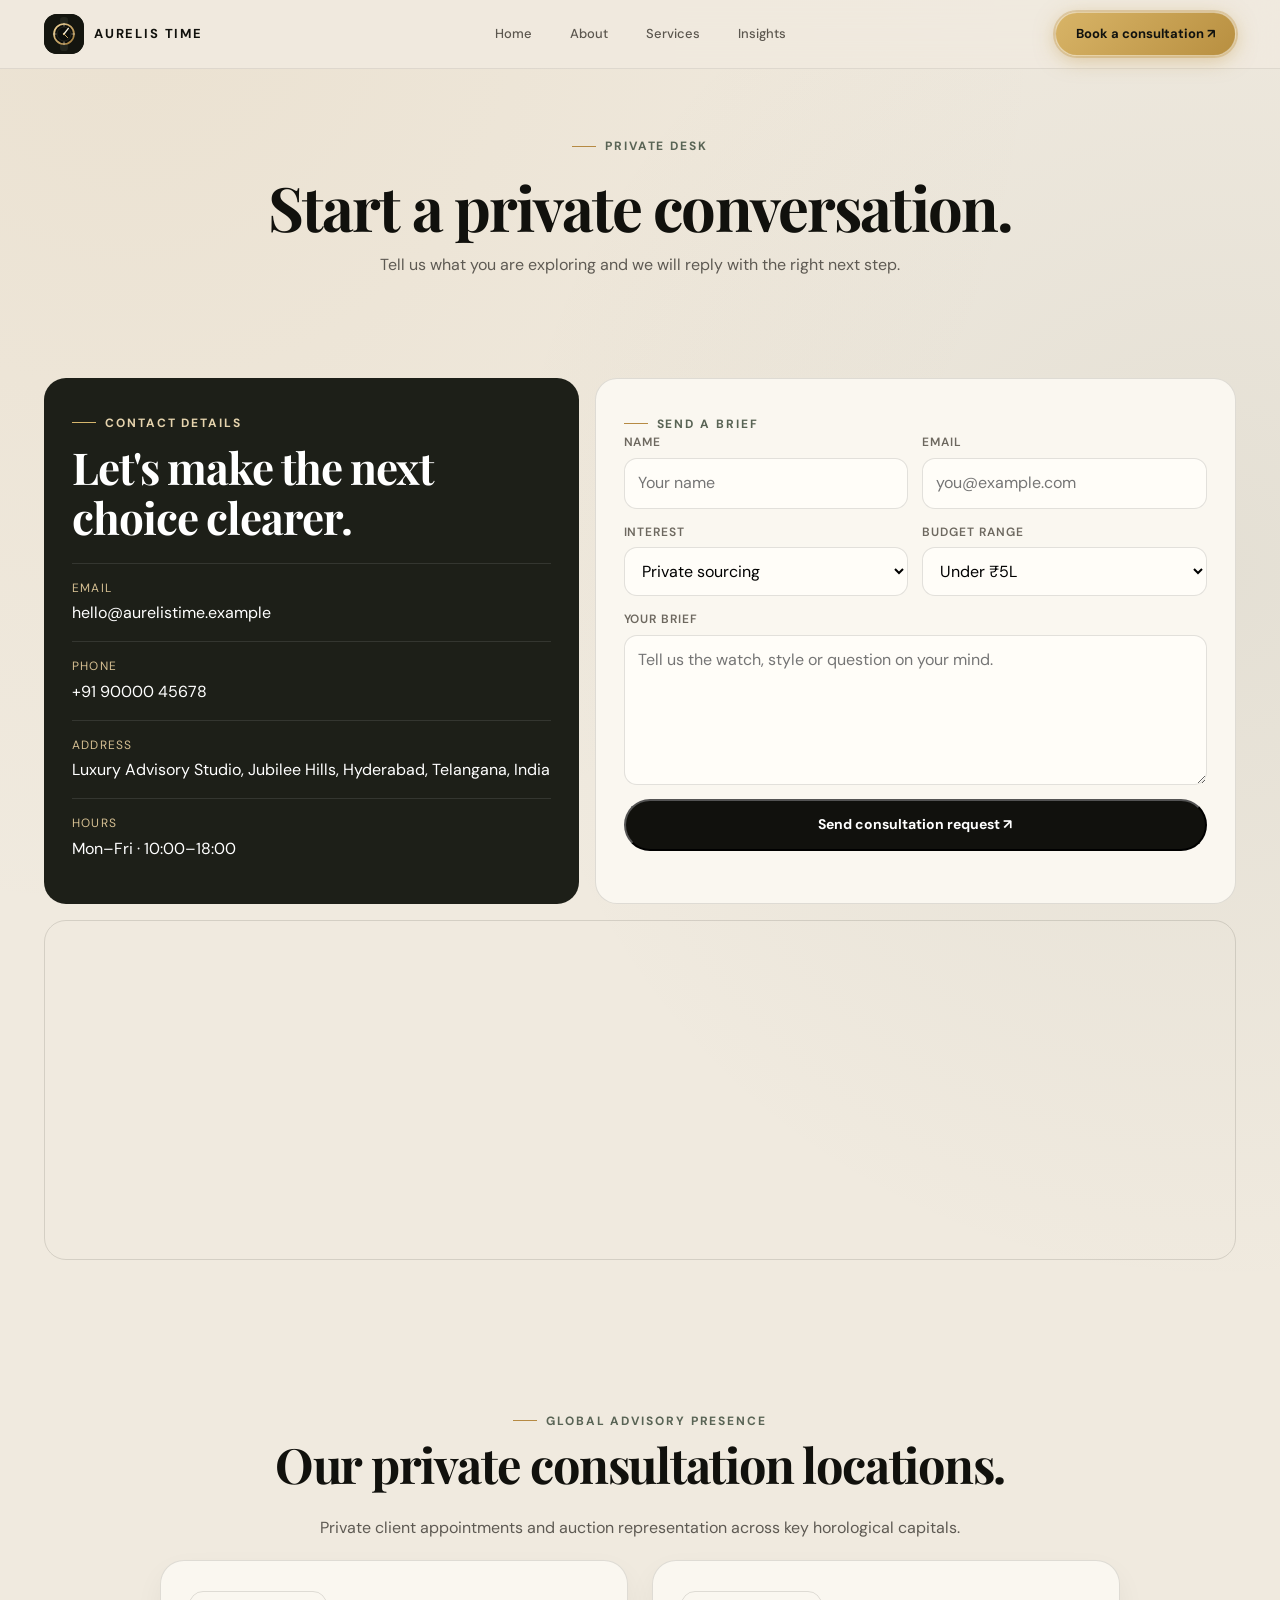
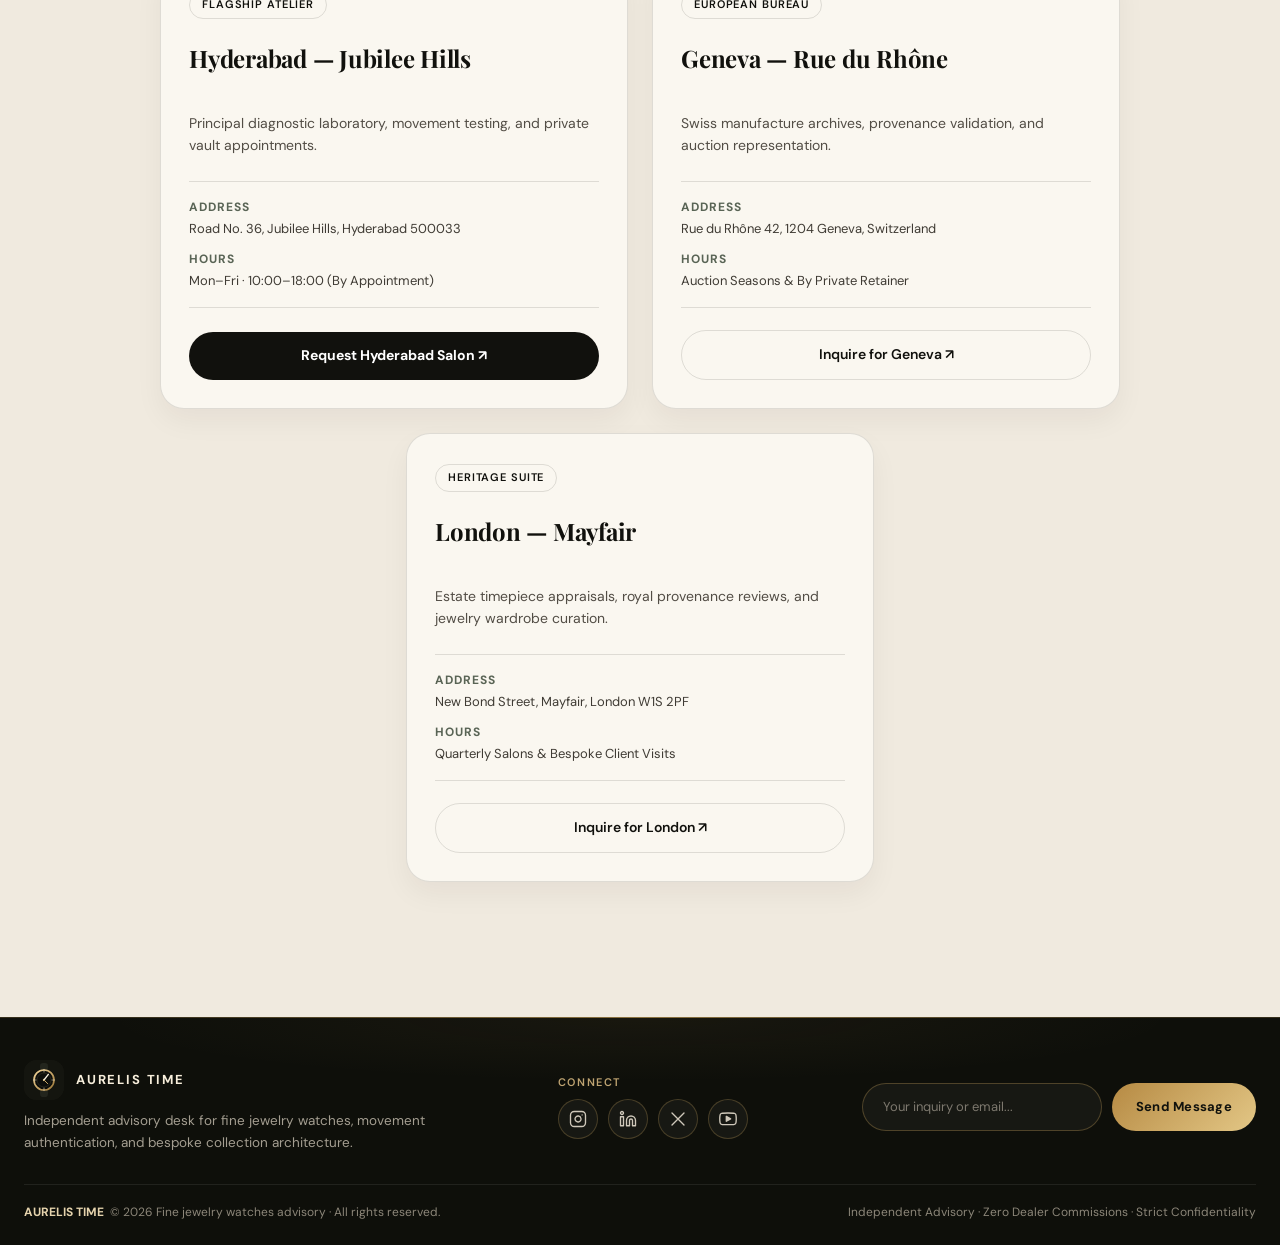
<file: contact.html>
<!doctype html>
<html lang="en">

<head>
    <meta charset="utf-8">
    <meta name="viewport" content="width=device-width,initial-scale=1">
    <title>Contact — AURELIS TIME</title>
    <meta name="description" content="Contact AURELIS TIME for fine jewelry watch advisory.">
    <link rel="icon" href="assets/favicon.svg" type="image/svg+xml">
        <!-- Preconnects & High-Performance Font Loading -->
    <link rel="preconnect" href="https://fonts.googleapis.com">
    <link rel="preconnect" href="https://fonts.gstatic.com" crossorigin>
    <link rel="preconnect" href="https://images.pexels.com">
    <link rel="dns-prefetch" href="https://images.pexels.com">
    <link rel="stylesheet" href="https://fonts.googleapis.com/css2?family=DM+Sans:wght@400;500;600;700&family=Playfair+Display:wght@500;600;700&display=swap">
    <link rel="stylesheet" href="styles.css">
</head>

<body data-page="contact">
    <header class="site-header">
        <div class="nav"><a class="brand" href="index.html"><span class="logo-mark"><img src="assets/favicon.svg"
                        alt="AURELIS TIME logo" loading="lazy" decoding="async"></span><span>AURELIS TIME</span></a>
            <nav class="nav-links"><a data-page="home" href="index.html">Home</a><a data-page="about"
                    href="about.html">About</a><a data-page="services" href="services.html">Services</a><a
                    data-page="insights" href="insights.html">Insights</a><a class="nav-cta nav-cta-mobile active"
                    href="contact.html">Book a consultation ↗</a></nav><a class="nav-cta nav-cta-desktop active"
                href="contact.html">Book a consultation ↗</a><button class="menu-btn" aria-label="Open menu">☰</button>
        </div>
    </header>
    <main>
        <section class="page-hero centered">
            <div class="eyebrow">Private desk</div>
            <h1>Start a private conversation.</h1>
            <p>Tell us what you are exploring and we will reply with the right next step.</p>
        </section>
        <section class="section">
            <div class="contact-grid">
                <div class="contact-card">
                    <div class="eyebrow light">Contact details</div>
                    <h2>Let's make the next choice clearer.</h2>
                    <div class="contact-item"><small>Email</small>hello@aurelistime.example</div>
                    <div class="contact-item"><small>Phone</small>+91 90000 45678</div>
                    <div class="contact-item"><small>Address</small>Luxury Advisory Studio, Jubilee Hills, Hyderabad,
                        Telangana, India</div>
                    <div class="contact-item"><small>Hours</small>Mon–Fri · 10:00–18:00</div>
                </div>
                <div class="contact-form" id="contact-brief">
                    <div class="eyebrow">Send a brief</div>
                    <div class="rule"></div>
                    <form
                        onsubmit="event.preventDefault();alert('Thank you — your consultation brief has been captured for this demo.');">
                        <div class="form-grid">
                            <div class="field"><label>Name</label><input required placeholder="Your name"></div>
                            <div class="field"><label>Email</label><input type="email" required
                                    placeholder="you@example.com"></div>
                            <div class="field"><label>Interest</label><select>
                                    <option>Private sourcing</option>
                                    <option>Technical review</option>
                                    <option>Jewelry pairing</option>
                                    <option>Collection strategy</option>
                                </select></div>
                            <div class="field"><label>Budget range</label><select>
                                    <option>Under ₹5L</option>
                                    <option>₹5L–₹15L</option>
                                    <option>₹15L–₹30L</option>
                                    <option>₹30L+</option>
                                </select></div>
                            <div class="field full"><label>Your brief</label><textarea
                                    placeholder="Tell us the watch, style or question on your mind."></textarea></div>
                            <div class="field full"><button class="btn btn-dark" type="submit">Send consultation request
                                    ↗</button></div>
                        </div>
                    </form>
                </div>
            </div>
            <div class="map"><iframe title="Jubilee Hills map" loading="lazy"
                    src="https://www.google.com/maps?q=Jubilee%20Hills%2C%20Hyderabad%2C%20Telangana%2C%20India&output=embed"></iframe>
            </div>
        </section>

        <section class="section locations-section">
            <div class="section-head centered">
                <div>
                    <div class="eyebrow">Global Advisory Presence</div>
                    <h2>Our private consultation locations.</h2>
                </div>
                <p>Private client appointments and auction representation across key horological capitals.</p>
            </div>
            <div class="card-grid align-2-1 waterfall">
                <article class="card location-card">
                    <div class="card-body">
                        <span class="chip">Flagship Atelier</span>
                        <h3>Hyderabad — Jubilee Hills</h3>
                        <p class="location-desc">Principal diagnostic laboratory, movement testing, and private vault appointments.</p>
                        <div class="location-details">
                            <div class="loc-row">
                                <span class="loc-label">Address</span>
                                <span class="loc-val">Road No. 36, Jubilee Hills, Hyderabad 500033</span>
                            </div>
                            <div class="loc-row">
                                <span class="loc-label">Hours</span>
                                <span class="loc-val">Mon–Fri · 10:00–18:00 (By Appointment)</span>
                            </div>
                        </div>
                        <div class="location-action">
                            <a class="btn btn-dark" href="#contact-brief">Request Hyderabad Salon ↗</a>
                        </div>
                    </div>
                </article>

                <article class="card location-card">
                    <div class="card-body">
                        <span class="chip">European Bureau</span>
                        <h3>Geneva — Rue du Rhône</h3>
                        <p class="location-desc">Swiss manufacture archives, provenance validation, and auction representation.</p>
                        <div class="location-details">
                            <div class="loc-row">
                                <span class="loc-label">Address</span>
                                <span class="loc-val">Rue du Rhône 42, 1204 Geneva, Switzerland</span>
                            </div>
                            <div class="loc-row">
                                <span class="loc-label">Hours</span>
                                <span class="loc-val">Auction Seasons &amp; By Private Retainer</span>
                            </div>
                        </div>
                        <div class="location-action">
                            <a class="btn btn-outline" href="#contact-brief">Inquire for Geneva ↗</a>
                        </div>
                    </div>
                </article>

                <article class="card location-card">
                    <div class="card-body">
                        <span class="chip">Heritage Suite</span>
                        <h3>London — Mayfair</h3>
                        <p class="location-desc">Estate timepiece appraisals, royal provenance reviews, and jewelry wardrobe curation.</p>
                        <div class="location-details">
                            <div class="loc-row">
                                <span class="loc-label">Address</span>
                                <span class="loc-val">New Bond Street, Mayfair, London W1S 2PF</span>
                            </div>
                            <div class="loc-row">
                                <span class="loc-label">Hours</span>
                                <span class="loc-val">Quarterly Salons &amp; Bespoke Client Visits</span>
                            </div>
                        </div>
                        <div class="location-action">
                            <a class="btn btn-outline" href="#contact-brief">Inquire for London ↗</a>
                        </div>
                    </div>
                </article>
            </div>
        </section>
    </main>
    <footer class="site-footer">
        <div class="footer-inner">
            <div class="footer-top">
                <div class="footer-left">
                    <a class="brand footer-brand" href="index.html">
                        <span class="logo-mark"><img src="assets/favicon.svg" alt="AURELIS TIME logo" loading="lazy" decoding="async"></span>
                        <span>AURELIS TIME</span>
                    </a>
                    <p class="footer-desc">Independent advisory desk for fine jewelry watches, movement authentication, and bespoke collection architecture.</p>
                </div>
                <div class="footer-social-wrap">
                    <span class="footer-col-title">Connect</span>
                    <div class="social-links">
                        <a href="https://instagram.com" target="_blank" rel="noopener" class="social-btn" aria-label="Instagram" title="Instagram">
                            <svg width="18" height="18" viewBox="0 0 24 24" fill="none" stroke="currentColor" stroke-width="1.8" stroke-linecap="round" stroke-linejoin="round"><rect x="2" y="2" width="20" height="20" rx="5" ry="5"></rect><path d="M16 11.37A4 4 0 1 1 12.63 8 4 4 0 0 1 16 11.37z"></path><line x1="17.5" y1="6.5" x2="17.51" y2="6.5"></line></svg>
                        </a>
                        <a href="https://linkedin.com" target="_blank" rel="noopener" class="social-btn" aria-label="LinkedIn" title="LinkedIn">
                            <svg width="18" height="18" viewBox="0 0 24 24" fill="none" stroke="currentColor" stroke-width="1.8" stroke-linecap="round" stroke-linejoin="round"><path d="M16 8a6 6 0 0 1 6 6v7h-4v-7a2 2 0 0 0-2-2 2 2 0 0 0-2 2v7h-4v-7a6 6 0 0 1 6-6z"></path><rect x="2" y="9" width="4" height="12"></rect><circle cx="4" cy="4" r="2"></circle></svg>
                        </a>
                        <a href="https://x.com" target="_blank" rel="noopener" class="social-btn" aria-label="X (Twitter)" title="X (Twitter)">
                            <svg width="18" height="18" viewBox="0 0 24 24" fill="none" stroke="currentColor" stroke-width="1.8" stroke-linecap="round" stroke-linejoin="round"><path d="M4 4l16 16m0-16L4 20"></path></svg>
                        </a>
                        <a href="https://youtube.com" target="_blank" rel="noopener" class="social-btn" aria-label="YouTube" title="YouTube">
                            <svg width="18" height="18" viewBox="0 0 24 24" fill="none" stroke="currentColor" stroke-width="1.8" stroke-linecap="round" stroke-linejoin="round"><path d="M22.54 6.42a2.78 2.78 0 0 0-1.94-2C18.88 4 12 4 12 4s-6.88 0-8.6.46a2.78 2.78 0 0 0-1.94 2A29 29 0 0 0 1 11.75a29 29 0 0 0 .46 5.33A2.78 2.78 0 0 0 3.4 19.1c1.72.46 8.6.46 8.6.46s6.88 0 8.6-.46a2.78 2.78 0 0 0 1.94-2 29 29 0 0 0 .46-5.25 29 29 0 0 0-.46-5.43z"></path><polygon points="9.75 15.02 15.5 11.75 9.75 8.48 9.75 15.02" fill="currentColor"></polygon></svg>
                        </a>
                    </div>
                </div>
                <form class="footer-msg-box" action="contact.html" method="get">
                    <input type="text" name="brief" class="footer-input" placeholder="Your inquiry or email..." aria-label="Your inquiry or email">
                    <button type="submit" class="footer-msg-btn">Send Message</button>
                </form>
            </div>
            <div class="foot">
                <div><b>AURELIS TIME</b><span>© 2026 Fine jewelry watches advisory · All rights reserved.</span></div>
                <div>Independent Advisory · Zero Dealer Commissions · Strict Confidentiality</div>
            </div>
        </div>
    </footer>
    <button id="back-to-top" class="back-to-top" aria-label="Back to top" title="Back to top">
        <svg width="18" height="18" viewBox="0 0 24 24" fill="none" stroke="currentColor" stroke-width="2.2" stroke-linecap="round" stroke-linejoin="round">
            <polyline points="18 15 12 9 6 15"></polyline>
        </svg>
    </button>
    <script src="app.js" defer></script>
</body>

</html>
</file>
<file: styles.css>
/* Fonts loaded asynchronously via <link> in HTML for maximum rendering performance */
:root {
    --ink: #11110d;
    --ink2: #1d1f18;
    --paper: #f0eadf;
    --panel: #faf7f0;
    --line: rgba(18, 19, 15, .12);
    --gold: #b68a43;
    --gold2: #e3c786;
    --olive: #596455;
    --muted: #6f6a62;
    --serif: 'Playfair Display', Georgia, serif;
    --sans: 'DM Sans', Arial, sans-serif;
    --ease: cubic-bezier(.19, 1, .22, 1)
}

* {
    box-sizing: border-box
}

html {
    scroll-behavior: smooth
}

body {
    margin: 0;
    background: radial-gradient(circle at 10% 0, rgba(182, 138, 67, .09), transparent 30%), radial-gradient(circle at 95% 20%, rgba(89, 100, 85, .08), transparent 28%), var(--paper);
    color: var(--ink);
    font-family: var(--sans);
    line-height: 1.55;
    overflow-x: hidden
}

body:before {
    content: '';
    position: fixed;
    inset: 0;
    pointer-events: none;
    opacity: .18;
    background-image: radial-gradient(rgba(18, 19, 15, .08) .65px, transparent .65px);
    background-size: 14px 14px;
    z-index: -1
}

a {
    color: inherit;
    text-decoration: none
}

img {
    display: block;
    width: 100%;
    height: 340px;
    object-fit: cover;
    background: #171813
}

img[alt] {
    color: inherit
}

button,
input,
textarea,
select {
    font: inherit
}

.site-header {
    position: sticky;
    top: 0;
    z-index: 1000;
    background: rgba(240, 234, 223, .92);
    backdrop-filter: blur(18px);
    border-bottom: 1px solid rgba(18, 19, 15, .08)
}

.nav {
    max-width: 1240px;
    margin: auto;
    display: grid;
    grid-template-columns: 1fr auto 1fr;
    align-items: center;
    gap: 16px;
    padding: 12px 24px
}

.brand {
    display: flex;
    align-items: center;
    gap: 10px;
    font-size: 13px;
    font-weight: 700;
    letter-spacing: .14em;
    justify-self: start
}

.logo-mark {
    width: 40px;
    height: 40px;
    border-radius: 13px;
    overflow: hidden;
    display: block;
    flex: none
}

.logo-mark img {
    height: 40px;
    object-fit: cover
}

.nav-links {
    display: flex;
    align-items: center;
    gap: 6px;
    justify-self: center;
    margin: 0
}

.nav-links a:not(.nav-cta) {
    padding: 9px 16px;
    border-radius: 999px;
    font-size: 13px;
    font-weight: 500;
    color: #5c574f;
    transition: all .25s var(--ease);
    text-align: center;
    text-decoration: none;
    white-space: nowrap;
}

.nav-links a:not(.nav-cta):hover {
    color: var(--ink);
    background: rgba(18, 19, 15, .05);
}

.nav-links a:not(.nav-cta).active {
    background: var(--ink) !important;
    color: #fff !important;
    font-weight: 600;
    box-shadow: 0 2px 8px rgba(17, 17, 13, .12);
    transform: translateY(-1px);
}

.nav-cta {
    padding: 11px 20px;
    border-radius: 999px;
    background: var(--ink);
    color: #f7eedb !important;
    font-weight: 700;
    font-size: 13px;
    position: relative;
    overflow: hidden;
    display: inline-flex;
    align-items: center;
    justify-content: center;
    text-decoration: none;
    white-space: nowrap;
    border: 1px solid rgba(197, 160, 89, .32);
    box-shadow: 0 2px 8px rgba(17, 17, 13, .12);
    transition: all .25s var(--ease);
}

.nav-cta:hover {
    background: #23241e;
    color: #fff !important;
    border-color: var(--gold);
    transform: translateY(-1px);
    box-shadow: 0 4px 14px rgba(17, 17, 13, .22);
}

.nav-cta:after,
.btn:after {
    content: '';
    position: absolute;
    inset: 0;
    background: linear-gradient(115deg, transparent 20%, rgba(255, 255, 255, .28), transparent 70%);
    transform: translateX(-130%);
    transition: .8s var(--ease);
}

.nav-cta:hover:after,
.btn:hover:after {
    transform: translateX(130%);
}

.nav-cta-desktop {
    justify-self: end;
}

.nav-cta-mobile {
    display: none;
}

/* Active CTA state (when Contact page is active) */
.nav-cta.active,
.nav-links .nav-cta.active,
a.nav-cta.active,
.nav-links a.nav-cta.active {
    background: linear-gradient(135deg, #d8b467 0%, #b88f40 100%) !important;
    color: #11120f !important;
    font-weight: 700 !important;
    border: 1px solid rgba(255, 255, 255, .45) !important;
    box-shadow: 0 4px 20px rgba(197, 160, 89, .5), 0 0 0 2px rgba(197, 160, 89, .4) !important;
}

.nav-cta.active:hover,
.nav-links .nav-cta.active:hover,
a.nav-cta.active:hover {
    background: linear-gradient(135deg, #e4c27a 0%, #c59948 100%) !important;
    color: #11120f !important;
    box-shadow: 0 6px 24px rgba(197, 160, 89, .65), 0 0 0 2px rgba(197, 160, 89, .5) !important;
}

.menu-btn {
    display: none;
    border: 1px solid var(--line);
    background: transparent;
    border-radius: 12px;
    padding: 9px 11px;
    cursor: pointer
}

main {
    max-width: 1240px;
    margin: auto;
    padding: 0 24px
}

.section {
    padding: 72px 0
}

.centered {
    text-align: center
}

.eyebrow {
    display: inline-flex;
    align-items: center;
    gap: 9px;
    font-size: 12px;
    text-transform: uppercase;
    letter-spacing: .16em;
    font-weight: 700;
    color: var(--olive)
}

.eyebrow:before {
    content: '';
    width: 24px;
    height: 1px;
    background: var(--gold)
}

.eyebrow.light {
    color: #e5d3ad
}

.eyebrow.light:before {
    background: #d6b66d
}

.hero {
    display: grid;
    grid-template-columns: 1.05fr .95fr;
    gap: 34px;
    align-items: center;
    padding-top: 58px
}

.hero h1 {
    font-family: var(--serif);
    font-size: clamp(48px, 5.6vw, 84px);
    line-height: 1.06;
    letter-spacing: -.03em;
    margin: 16px 0 18px;
    max-width: 780px
}

.line {
    display: block;
    overflow: hidden;
    padding-bottom: .22em;
    margin-bottom: -.22em
}

.line>span {
    display: inline-block;
    animation: rise .95s var(--ease) both;
    padding-bottom: .04em
}

.line:nth-child(2)>span {
    animation-delay: .12s
}

.hero h1 em {
    font-style: normal;
    color: #9b7335;
    position: relative;
    display: inline-block
}

.hero h1 em:after {
    content: '';
    position: absolute;
    left: 0;
    right: -8px;
    bottom: 4px;
    height: 9px;
    background: linear-gradient(90deg, transparent, rgba(227, 199, 134, .78), transparent);
    filter: blur(3px);
    animation: shine 3s ease-in-out infinite;
    pointer-events: none
}

.lede {
    max-width: 660px;
    font-size: 17px;
    line-height: 1.6;
    color: #67625a
}

.actions {
    display: flex;
    gap: 10px;
    flex-wrap: wrap;
    margin-top: 23px
}

.btn {
    display: inline-flex;
    align-items: center;
    justify-content: center;
    padding: 13px 20px;
    border-radius: 999px;
    font-size: 14px;
    font-weight: 700;
    position: relative;
    overflow: hidden;
    transition: .28s var(--ease)
}

.btn:hover {
    transform: translateY(-3px)
}

.btn-dark {
    background: var(--ink);
    color: #fff
}

.btn-gold {
    background: linear-gradient(135deg, #8d672f, #d6b570);
    color: #fff
}

.btn-primary {
    background: linear-gradient(135deg, #d8b467 0%, #b88f40 100%);
    color: #11120f;
    font-weight: 700;
    box-shadow: 0 4px 14px rgba(182, 138, 67, .25);
}

.btn-primary:hover {
    background: linear-gradient(135deg, #e3c786 0%, #c49947 100%);
    box-shadow: 0 6px 20px rgba(182, 138, 67, .38);
    transform: translateY(-2px);
}

.btn-outline {
    background: transparent;
    color: var(--ink);
    border: 1px solid var(--line);
    font-weight: 600;
}

.btn-outline:hover {
    background: var(--ink);
    color: #fff;
    border-color: var(--ink);
}

.btn-soft {
    background: rgba(255, 255, 255, .56);
    border: 1px solid var(--line)
}

.btn-outline-light {
    color: #fff;
    border: 1px solid rgba(255, 255, 255, .22);
    background: transparent
}

.micro-note {
    margin-top: 18px;
    font-size: 12px;
    letter-spacing: .04em;
    color: #777067;
    display: flex;
    align-items: center;
    gap: 8px
}

.micro-note span {
    width: 7px;
    height: 7px;
    border-radius: 50%;
    background: var(--gold);
    box-shadow: 0 0 0 5px rgba(182, 138, 67, .12)
}

.hero-media,
.dark-image {
    position: relative;
    border-radius: 30px;
    overflow: hidden;
    background: #161812;
    box-shadow: 0 26px 70px rgba(38, 29, 14, .16)
}

.hero-media {
    height: 340px
}

.hero-media img {
    height: 340px
}

.hero-media:after,
.dark-image:after,
.image-wrap:after,
.rail-card:after {
    content: '';
    position: absolute;
    inset: 0;
    background: linear-gradient(120deg, transparent 20%, rgba(255, 255, 255, .16), transparent 65%);
    transform: translateX(-125%);
    animation: mediaSweep 6s ease-in-out infinite
}

.hero-badge {
    position: absolute;
    top: 18px;
    right: 18px;
    width: 104px;
    height: 104px;
    border-radius: 50%;
    display: grid;
    place-items: center;
    text-align: center;
    background: rgba(18, 19, 15, .78);
    color: #fff;
    backdrop-filter: blur(12px);
    font-size: 12px;
    line-height: 1.25;
    text-transform: uppercase;
    letter-spacing: .08em;
    z-index: 2
}

.hero-note {
    position: absolute;
    bottom: 16px;
    left: 16px;
    z-index: 2;
    padding: 9px 14px;
    border-radius: 12px;
    background: rgba(18, 19, 15, .75);
    color: #fff;
    font-size: 12px
}

.page-hero {
    padding: 68px 0 28px;
    display: flex;
    flex-direction: column;
    align-items: center;
    gap: 12px
}

.page-hero h1 {
    font-family: var(--serif);
    font-size: clamp(40px, 4.8vw, 72px);
    line-height: 1.08;
    letter-spacing: -.03em;
    margin: 6px auto 0;
    max-width: 1200px;
    text-wrap: balance
}

.page-hero p {
    max-width: 720px;
    margin: 0 auto;
    color: #5e5a53;
    font-size: 16px;
    line-height: 1.65
}

.page-hero.centered {
    text-align: center
}

.section-head {
    display: flex;
    align-items: end;
    justify-content: space-between;
    gap: 24px;
    margin-bottom: 20px
}

.section-head.centered {
    align-items: center;
    flex-direction: column
}

.section-head h2 {
    font-family: var(--serif);
    font-size: clamp(32px, 3.8vw, 52px);
    line-height: 1.1;
    letter-spacing: -.025em;
    margin: 7px 0 0
}

.section-head p {
    max-width: 430px;
    color: #5e5a53;
    margin: 0;
    line-height: 1.6
}

.section-head.centered p {
    max-width: 680px
}

.card-grid {
    display: grid;
    grid-template-columns: repeat(3, 1fr);
    gap: 16px
}

/* 2 on top, 1 centered below alignment (desktop & tablet) */
@media(min-width: 681px) {
    .card-grid.align-2-1,
    .card-grid-2-1,
    .cards-2-1 {
        display: grid;
        grid-template-columns: repeat(2, 1fr);
        gap: 24px;
        max-width: 960px;
        margin: 0 auto;
    }

    .card-grid.align-2-1 > :nth-child(3):last-child,
    .card-grid.align-2-1 > :last-child:nth-child(odd),
    .card-grid-2-1 > :nth-child(3):last-child,
    .card-grid-2-1 > :last-child:nth-child(odd),
    .cards-2-1 > :nth-child(3):last-child,
    .cards-2-1 > :last-child:nth-child(odd) {
        grid-column: 1 / -1;
        justify-self: center;
        margin-left: auto;
        margin-right: auto;
        width: 100%;
        max-width: calc(50% - 12px);
    }
}

.card {
    height: 100%;
    display: flex;
    flex-direction: column;
    background: rgba(250, 247, 240, .96);
    border: 1px solid rgba(18, 19, 15, .08);
    border-radius: 22px;
    overflow: hidden;
    box-shadow: 0 12px 28px rgba(35, 27, 16, .05);
    transition: .5s var(--ease)
}

.card:hover {
    transform: translateY(-8px);
    box-shadow: 0 26px 54px rgba(35, 27, 16, .14)
}

.image-wrap {
    overflow: hidden;
    position: relative;
    flex-shrink: 0;
}

.image-wrap img {
    height: 340px;
    width: 100%;
    object-fit: cover;
    transition: transform .9s var(--ease)
}

.card .image-wrap {
    height: 320px;
}

.card .image-wrap img {
    height: 320px;
    width: 100%;
    object-fit: cover;
    display: block;
}

.card:hover .image-wrap img,
.split-panel:hover .image-wrap img {
    transform: scale(1.05)
}

.card-body {
    padding: 22px 20px 20px;
    color: var(--ink);
    display: flex;
    flex-direction: column;
    flex: 1;
}

.chip {
    display: inline-flex;
    align-items: center;
    padding: 0 12px;
    height: 28px;
    border: 1px solid var(--line);
    border-radius: 999px;
    text-transform: uppercase;
    letter-spacing: .08em;
    font-weight: 600;
    font-size: 11px;
    margin-bottom: 12px;
    align-self: flex-start;
}

.card h3,
.split-panel h3 {
    font-family: var(--serif);
    font-size: 24px;
    line-height: 1.25;
    margin: 0 0 10px;
}

/* 5-layer aligned card structure */
.card h3 {
    min-height: 60px;
    display: flex;
    align-items: flex-start;
}

.card p,
.split-panel p {
    margin: 0;
    color: #6d685f;
    font-size: 14px;
    line-height: 1.55;
}

.card p {
    min-height: 68px;
    display: flex;
    align-items: flex-start;
}

.card-action {
    margin-top: auto;
    padding-top: 14px;
    border-top: 1px solid rgba(18, 19, 15, .08);
    display: flex;
    align-items: center;
    justify-content: space-between;
    min-height: 48px;
    box-sizing: border-box;
}

.card-action .btn-soft {
    width: 100%;
    justify-content: center;
    min-height: 42px;
    padding: 10px 18px;
    font-size: 13.5px;
    font-weight: 600;
}

.card-link {
    font-size: 13px;
    font-weight: 700;
    color: var(--ink);
    letter-spacing: .03em;
    display: inline-flex;
    align-items: center;
    gap: 6px;
    transition: color .2s var(--ease), transform .2s var(--ease);
}

.card:hover .card-link {
    color: var(--gold);
    transform: translateX(3px);
}

.waterfall .card {
    opacity: 1;
    transform: translateY(26px) scale(.99)
}

.waterfall.show .card {
    animation: fall .85s var(--ease) forwards
}

.waterfall.show .card:nth-child(2) {
    animation-delay: .08s
}

.waterfall.show .card:nth-child(3) {
    animation-delay: .16s
}

.waterfall.show .card:nth-child(4) {
    animation-delay: .24s
}

.waterfall.show .card:nth-child(5) {
    animation-delay: .32s
}

.waterfall.show .card:nth-child(6) {
    animation-delay: .4s
}

.rail-shell {
    overflow-x: auto;
    overflow-y: hidden;
    scroll-behavior: smooth;
    -webkit-overflow-scrolling: touch;
    scrollbar-width: none;
    -ms-overflow-style: none;
    padding: 6px 0 16px;
    cursor: grab;
    user-select: none;
    touch-action: pan-y pinch-zoom;
}

.rail-shell::-webkit-scrollbar {
    display: none;
}

.rail-shell.is-dragging {
    cursor: grabbing;
    scroll-behavior: auto;
}

.rail-track {
    display: flex;
    gap: 16px;
    width: max-content;
    padding: 0 4px;
}

.rail-card {
    position: relative;
    width: 320px;
    flex: 0 0 auto;
    border-radius: 22px;
    overflow: hidden;
    background: #11120f;
    box-shadow: 0 18px 38px rgba(26, 20, 10, .16);
    user-select: none;
    -webkit-user-drag: none;
    transition: transform .3s var(--ease), box-shadow .3s var(--ease);
}

.rail-card:hover {
    transform: translateY(-4px);
    box-shadow: 0 22px 46px rgba(26, 20, 10, .22);
}

.rail-card img {
    height: 340px;
    width: 320px;
    object-fit: cover;
    display: block;
    pointer-events: none;
    transition: transform .8s var(--ease);
}

.rail-card:hover img {
    transform: scale(1.05);
}

.rail-controls {
    display: flex;
    align-items: center;
    justify-content: space-between;
    margin-top: 20px;
    padding: 0 4px;
    gap: 16px;
}

.rail-hint {
    font-size: 13px;
    color: #7d786e;
    letter-spacing: .02em;
    display: inline-flex;
    align-items: center;
    gap: 6px;
}

.rail-nav-arrows {
    display: flex;
    align-items: center;
    gap: 8px;
}

.rail-arrow {
    width: 42px;
    height: 42px;
    border-radius: 50%;
    background: rgba(246, 242, 235, .9);
    border: 1px solid var(--line);
    color: var(--ink);
    display: inline-flex;
    align-items: center;
    justify-content: center;
    cursor: pointer;
    transition: all .25s var(--ease);
    box-shadow: 0 4px 12px rgba(17, 17, 13, .08);
}

.rail-arrow:hover {
    background: var(--ink);
    color: #fff;
    border-color: var(--ink);
    transform: translateY(-2px);
    box-shadow: 0 6px 16px rgba(17, 17, 13, .18);
}

.rail-arrow:active {
    transform: translateY(0);
}

.rail-copy {
    position: absolute;
    left: 14px;
    right: 14px;
    bottom: 14px;
    padding: 11px 12px;
    border-radius: 13px;
    background: rgba(18, 19, 15, .72);
    color: #fff;
    backdrop-filter: blur(10px);
    z-index: 2
}

.rail-copy b {
    display: block;
    font-family: var(--serif);
    font-size: 21px
}

.rail-copy small {
    font-size: 12px;
    letter-spacing: .08em;
    text-transform: uppercase;
    color: rgba(255, 255, 255, .72)
}

.dark-band {
    background: var(--ink2);
    color: #fff;
    border-radius: 28px;
    overflow: hidden;
    padding: 0
}

.band-grid {
    display: grid;
    grid-template-columns: 1.05fr .95fr;
    min-height: 340px
}

.band-grid>div:first-child {
    padding: 34px
}

.band-grid h2 {
    font-family: var(--serif);
    font-size: clamp(32px, 3.8vw, 54px);
    line-height: 1.1;
    letter-spacing: -.025em;
    margin: 12px 0 14px
}

.band-grid p {
    color: #524d45;
    font-size: 16px;
    line-height: 1.6;
    max-width: 650px;
}

.dark-band .band-grid p {
    color: rgba(255, 255, 255, .78);
}

.dark-image {
    border-radius: 0;
    box-shadow: none
}

.dark-image img {
    height: 340px
}

.split {
    display: grid;
    grid-template-columns: 1fr 1fr;
    gap: 16px
}

.split-panel {
    height: 100%;
    display: flex;
    flex-direction: column;
    background: var(--panel);
    border: 1px solid var(--line);
    border-radius: 22px;
    overflow: hidden;
    transition: transform .3s var(--ease), box-shadow .3s var(--ease);
}

.split-panel:hover {
    transform: translateY(-4px);
    box-shadow: 0 16px 38px rgba(24, 20, 14, .08);
}

.split-panel .image-wrap {
    height: 320px;
    width: 100%;
    flex-shrink: 0;
}

.split-panel .image-wrap img,
.split-panel img {
    height: 320px;
    width: 100%;
    object-fit: cover;
    display: block;
}

.split-panel .copy {
    padding: 24px 22px 24px;
    color: var(--ink);
    display: flex;
    flex-direction: column;
    flex: 1;
}

.split-panel h3 {
    font-size: 28px;
    line-height: 1.2;
    min-height: 68px;
    margin: 8px 0 10px;
    display: flex;
    align-items: flex-start;
}

.split-panel p {
    min-height: 48px;
    margin: 0 0 16px;
    color: #6d685f;
    font-size: 14px;
    line-height: 1.55;
    display: flex;
    align-items: flex-start;
}

.strategy-band {
    background: var(--panel);
    border: 1px solid var(--line);
    border-radius: 28px;
    overflow: hidden;
    align-items: center;
}

.strategy-band .dark-image {
    height: 100%;
    min-height: 360px;
}

.strategy-band .dark-image img {
    height: 100%;
    width: 100%;
    object-fit: cover;
    display: block;
}

.collapse {
    display: grid;
    grid-template-columns: repeat(3, 1fr);
    gap: 14px;
}

.collapse.four {
    grid-template-columns: repeat(4, 1fr);
    gap: 16px;
}

.collapse-card {
    height: 100%;
    display: flex;
    flex-direction: column;
    background: var(--panel);
    border: 1px solid var(--line);
    border-radius: 20px;
    overflow: hidden;
    transition: transform .35s var(--ease), box-shadow .35s var(--ease);
}

.collapse-card:hover {
    transform: translateY(-5px);
    box-shadow: 0 16px 36px rgba(24, 20, 14, .08);
}

.collapse-card .top {
    padding: 22px 20px;
    display: flex;
    flex-direction: column;
    flex: 1;
}

.collapse-card .top b {
    font-size: 11px;
    text-transform: uppercase;
    letter-spacing: .12em;
    color: var(--gold);
    display: block;
    height: 18px;
    margin-bottom: 8px;
    font-weight: 700;
}

.collapse-card h3 {
    font-family: var(--serif);
    font-size: 23px;
    line-height: 1.22;
    margin: 0 0 10px;
    min-height: 58px;
    display: flex;
    align-items: flex-start;
}

.collapse-card p {
    margin: 0;
    color: #6d685f;
    font-size: 14px;
    line-height: 1.55;
    min-height: 44px;
    display: flex;
    align-items: flex-start;
}

.fold {
    height: 0;
    overflow: hidden;
    transition: height .65s var(--ease);
}

.collapse-card:hover .fold {
    height: 300px;
}

.fold img {
    height: 300px;
    width: 100%;
    object-fit: cover;
    display: block;
}

.center-stage {
    display: grid;
    grid-template-columns: 1fr 1fr;
    gap: 16px;
    align-items: center
}

.center-stage .stage-copy {
    padding: 0 8px
}

.center-stage h2 {
    font-family: var(--serif);
    font-size: clamp(32px, 3.8vw, 54px);
    line-height: 1.1;
    letter-spacing: -.025em;
    margin: 10px 0
}

.center-stage img {
    height: 340px;
    border-radius: 26px
}

.dark-stage {
    padding: 34px;
    color: #fff
}

.dark-stage img {
    border-radius: 22px
}

.contact-grid {
    display: grid;
    grid-template-columns: 1fr 1.2fr;
    gap: 16px
}

.contact-card {
    background: var(--ink2);
    color: #fff;
    border-radius: 22px;
    padding: 28px
}

.contact-card h2 {
    font-family: var(--serif);
    font-size: clamp(32px, 3.6vw, 44px);
    line-height: 1.12;
    letter-spacing: -.025em;
    margin: 10px 0 22px
}

.contact-item {
    padding: 15px 0;
    border-top: 1px solid rgba(255, 255, 255, .1);
    display: flex;
    flex-direction: column
}

.contact-item small {
    color: #d5bf92;
    text-transform: uppercase;
    letter-spacing: .1em;
    font-size: 12px;
    margin-bottom: 4px
}

.contact-form {
    background: var(--panel);
    border: 1px solid var(--line);
    border-radius: 22px;
    padding: 28px
}

.form-grid {
    display: grid;
    grid-template-columns: 1fr 1fr;
    gap: 14px
}

.field {
    display: flex;
    flex-direction: column;
    gap: 6px
}

.field.full {
    grid-column: 1/-1
}

.field label {
    font-size: 12px;
    text-transform: uppercase;
    letter-spacing: .08em;
    font-weight: 600;
    color: #6d685f
}

.field input,
.field textarea,
.field select {
    border: 1px solid rgba(18, 19, 15, .12);
    background: #fffdf8;
    border-radius: 13px;
    padding: 12px 13px;
    outline: none
}

.field textarea {
    min-height: 150px;
    resize: vertical
}

.map {
    height: 340px;
    border-radius: 22px;
    overflow: hidden;
    margin-top: 16px;
    border: 1px solid var(--line)
}

.map iframe {
    width: 100%;
    height: 100%;
    border: 0
}

/* Site Footer - Compact, Simplistic Luxury Aesthetic */
.site-footer {
    background: radial-gradient(ellipse 60% 40% at 50% 0%, rgba(197, 160, 89, .06), transparent 70%), #0e0f0a;
    color: #fff;
    border-top: 1px solid rgba(197, 160, 89, .22);
    position: relative;
    margin-top: 64px;
    padding: 42px 24px 24px;
}

.site-footer:before {
    content: '';
    position: absolute;
    top: -1px;
    left: 10%;
    right: 10%;
    height: 1px;
    background: linear-gradient(90deg, transparent, rgba(197, 160, 89, .6), transparent);
}

.footer-inner {
    max-width: 1240px;
    margin: auto;
    display: flex;
    flex-direction: column;
    gap: 30px;
}

.footer-top {
    display: flex;
    align-items: center;
    justify-content: space-between;
    gap: 32px;
    flex-wrap: nowrap;
}

.footer-left {
    display: flex;
    flex-direction: column;
    gap: 10px;
    flex: 0 1 420px;
    max-width: 440px;
}

.footer-brand {
    display: inline-flex;
    align-items: center;
    gap: 12px;
    font-size: 13px;
    font-weight: 700;
    letter-spacing: .14em;
    text-transform: uppercase;
    text-decoration: none;
    color: #f7eedb !important;
}

.footer-brand .logo-mark {
    width: 40px;
    height: 40px;
    border-radius: 13px;
    overflow: hidden;
    display: block;
    flex: none;
}

.footer-brand .logo-mark img {
    height: 40px;
    width: 40px;
    object-fit: cover;
}

.footer-brand span:last-child {
    font-size: 13px;
    font-weight: 700;
    letter-spacing: .14em;
    color: #f7eedb;
    display: inline-block !important;
}

.footer-desc {
    font-size: 13.5px;
    line-height: 1.6;
    color: #a49e91;
    margin: 0;
    max-width: 420px;
}

.footer-social-wrap {
    display: flex;
    flex-direction: column;
    gap: 8px;
    flex-shrink: 0;
}

.footer-col-title {
    font-size: 11px;
    text-transform: uppercase;
    letter-spacing: .14em;
    color: #bfa472;
    font-weight: 600;
}

.social-links {
    display: flex;
    align-items: center;
    gap: 10px;
}

.social-btn {
    width: 40px;
    height: 40px;
    border-radius: 50%;
    background: rgba(255, 255, 255, .04);
    border: 1px solid rgba(197, 160, 89, .28);
    color: #cfc8ba;
    display: inline-flex;
    align-items: center;
    justify-content: center;
    text-decoration: none;
    transition: all .25s var(--ease);
}

.social-btn:hover {
    background: linear-gradient(135deg, var(--gold) 0%, var(--gold2) 100%);
    color: #11120d;
    border-color: var(--gold2);
    transform: translateY(-2px) scale(1.06);
    box-shadow: 0 6px 18px rgba(197, 160, 89, .38);
}

.footer-msg-box {
    display: flex;
    align-items: center;
    gap: 10px;
    flex-shrink: 0;
}

.footer-input {
    min-width: 240px;
    height: 48px;
    padding: 0 20px;
    border-radius: 999px;
    background: rgba(255, 255, 255, .04);
    border: 1px solid rgba(197, 160, 89, .32);
    color: #f7eedb;
    font-family: inherit;
    font-size: 13px;
    outline: none;
    box-sizing: border-box;
    transition: border-color .2s var(--ease), box-shadow .2s var(--ease), background .2s;
}

.footer-input::placeholder {
    color: #7d786e;
    font-size: 13px;
}

.footer-input:focus {
    border-color: var(--gold);
    box-shadow: 0 0 0 3px rgba(197, 160, 89, .2);
    background: rgba(255, 255, 255, .07);
}

.footer-msg-btn {
    height: 48px;
    padding: 0 24px;
    border-radius: 999px;
    background: linear-gradient(135deg, var(--gold) 0%, var(--gold2) 100%);
    color: #11120d;
    font-family: inherit;
    font-size: 13px;
    font-weight: 700;
    letter-spacing: .02em;
    border: none;
    cursor: pointer;
    white-space: nowrap;
    display: inline-flex;
    align-items: center;
    justify-content: center;
    gap: 6px;
    box-sizing: border-box;
    transition: transform .2s var(--ease), box-shadow .2s var(--ease), filter .2s;
}

.footer-msg-btn:hover {
    transform: translateY(-2px);
    box-shadow: 0 6px 20px rgba(197, 160, 89, .4);
    filter: brightness(1.06);
}

.footer-msg-btn:active {
    transform: translateY(0);
}

.site-footer .foot {
    border-top: 1px solid rgba(255, 255, 255, .08);
    padding-top: 18px;
    display: flex;
    justify-content: space-between;
    align-items: center;
    gap: 16px;
    font-size: 12px;
    color: #8c8679;
}

.site-footer .foot b {
    color: #e5d3ad;
}

.site-footer .foot span {
    margin-left: 6px;
}

/* Back to Top Floating Button */
.back-to-top {
    position: fixed;
    bottom: 28px;
    right: 28px;
    width: 48px;
    height: 48px;
    border-radius: 50%;
    background: rgba(18, 19, 15, .88);
    color: #e5d3ad;
    border: 1px solid rgba(197, 160, 89, .4);
    backdrop-filter: blur(12px);
    box-shadow: 0 8px 24px rgba(0, 0, 0, .28);
    display: flex;
    align-items: center;
    justify-content: center;
    cursor: pointer;
    opacity: 0;
    visibility: hidden;
    transform: translateY(16px);
    transition: opacity .3s var(--ease), transform .3s var(--ease), visibility .3s, background .25s, border-color .25s, box-shadow .25s;
    z-index: 999;
}

.back-to-top.visible {
    opacity: 1;
    visibility: visible;
    transform: translateY(0);
}

.back-to-top:hover {
    background: var(--ink);
    color: #fff;
    border-color: var(--gold);
    box-shadow: 0 10px 28px rgba(197, 160, 89, .38);
    transform: translateY(-3px);
}

.back-to-top:active {
    transform: translateY(0);
}

/* Consultation Tiers (Services Page) */
.tier-card {
    height: 100%;
    display: flex;
    flex-direction: column;
    background: var(--panel);
    border: 1px solid var(--line);
    border-radius: 24px;
    padding: 34px 28px;
    transition: transform .3s var(--ease), box-shadow .3s var(--ease), border-color .3s var(--ease);
}

.tier-card .card-body {
    padding: 0;
    display: flex;
    flex-direction: column;
    flex: 1;
    height: 100%;
}

.tier-card:hover {
    transform: translateY(-6px);
    box-shadow: 0 20px 42px rgba(24, 20, 14, .08);
}

.tier-card.featured-tier {
    background: #171813;
    color: #fff;
    border-color: rgba(197, 160, 89, .45);
    box-shadow: 0 22px 50px rgba(18, 19, 15, .25);
    position: relative;
}

.tier-card.featured-tier h3,
.tier-card.featured-tier p {
    color: #f7eedb;
}

.tier-card.featured-tier p {
    color: #b7b0a3;
}

.tier-card h3 {
    font-size: 26px;
    line-height: 1.2;
    min-height: 36px;
    margin: 0 0 10px;
    display: flex;
    align-items: flex-start;
}

.tier-card p {
    min-height: 86px;
    margin: 0;
    line-height: 1.55;
    color: #635e55;
    display: flex;
    align-items: flex-start;
}

.tier-features {
    list-style: none;
    padding: 0;
    margin: 22px 0 26px;
    display: flex;
    flex-direction: column;
    gap: 12px;
    flex-grow: 1;
}

.tier-features li {
    font-size: 14px;
    line-height: 1.5;
    display: flex;
    align-items: flex-start;
    gap: 10px;
    color: #5c574f;
}

.tier-card.featured-tier .tier-features li {
    color: #d1cbc0;
}

.tier-features li:before {
    content: '✦';
    color: var(--gold);
    font-size: 12px;
    flex-shrink: 0;
    margin-top: 1px;
}

.tier-action {
    margin-top: auto;
    padding-top: 16px;
    width: 100%;
}

.tier-action .btn {
    width: 100%;
    display: inline-flex;
    align-items: center;
    justify-content: center;
}

/* Verification standards audit list */
.audit-list {
    margin-top: 24px;
    display: flex;
    flex-direction: column;
    gap: 16px;
}

.audit-row {
    padding-bottom: 14px;
    border-bottom: 1px solid var(--line);
    display: flex;
    flex-direction: column;
    gap: 4px;
}

.audit-row:last-child {
    border-bottom: none;
    padding-bottom: 0;
}

.audit-row b {
    font-size: 15px;
    color: var(--ink);
    letter-spacing: .02em;
}

.audit-row span {
    font-size: 14px;
    line-height: 1.55;
    color: #635e55;
}

/* Charter cards (About Page) */
.card-grid.four-cols {
    grid-template-columns: repeat(4, 1fr);
}

.charter-card {
    height: 100%;
    display: flex;
    flex-direction: column;
    background: var(--panel);
    border: 1px solid var(--line);
    border-radius: 22px;
    padding: 30px 24px 22px;
    transition: transform .3s var(--ease), border-color .3s var(--ease), box-shadow .3s var(--ease);
}

.charter-card:hover {
    transform: translateY(-5px);
    border-color: rgba(197, 160, 89, .5);
    box-shadow: 0 16px 36px rgba(24, 20, 14, .08);
}

.charter-card .card-body {
    padding: 0;
    display: flex;
    flex-direction: column;
    flex: 1;
    height: 100%;
}

.charter-num {
    font-family: var(--serif);
    font-size: 28px;
    color: var(--gold);
    line-height: 1;
    height: 32px;
    margin-bottom: 14px;
    font-weight: 700;
}

.charter-card h3 {
    font-size: 22px;
    line-height: 1.25;
    margin: 0 0 12px;
    min-height: 56px;
    display: flex;
    align-items: flex-start;
}

.charter-card p {
    font-size: 14px;
    line-height: 1.6;
    color: #635e55;
    margin: 0;
    min-height: 94px;
}

.charter-footer {
    margin-top: auto;
    padding-top: 14px;
    border-top: 1px solid rgba(18, 19, 15, .08);
    display: flex;
    align-items: center;
    justify-content: space-between;
    font-size: 11px;
}

.charter-tag {
    text-transform: uppercase;
    letter-spacing: .12em;
    color: var(--gold);
    font-weight: 700;
}

.charter-status {
    color: #7d786e;
    font-weight: 600;
    letter-spacing: .05em;
}

/* Case study cards (Home Page) */
.case-card {
    height: 100%;
    display: flex;
    flex-direction: column;
    background: var(--panel);
    border: 1px solid var(--line);
    border-radius: 24px;
    overflow: hidden;
    transition: transform .3s var(--ease), box-shadow .3s var(--ease);
}

.case-card:hover {
    transform: translateY(-6px);
    box-shadow: 0 18px 40px rgba(24, 20, 14, .08);
}

.case-card h3 {
    min-height: 34px;
    margin-bottom: 8px;
}

.case-card p {
    min-height: 68px;
    line-height: 1.55;
    margin: 0;
}

.case-meta {
    margin-top: auto;
    padding-top: 16px;
    border-top: 1px solid var(--line);
    display: flex;
    flex-direction: column;
    gap: 6px;
    font-size: 13px;
    color: #6b665c;
    min-height: 60px;
}

.case-meta b {
    font-size: 13px;
    color: var(--ink);
    text-transform: uppercase;
    letter-spacing: .08em;
}

/* Location cards (Contact Page) */
.location-card {
    display: flex;
    flex-direction: column;
    justify-content: space-between;
    background: var(--panel);
    border: 1px solid var(--line);
    border-radius: 24px;
    overflow: hidden;
    padding: 30px 28px 28px;
    transition: transform .3s var(--ease), box-shadow .3s var(--ease), border-color .3s var(--ease);
}

.location-card:hover {
    transform: translateY(-6px);
    box-shadow: 0 20px 44px rgba(24, 20, 14, .08);
    border-color: rgba(197, 160, 89, .35);
}

.location-card .card-body {
    padding: 0;
    display: flex;
    flex-direction: column;
    flex: 1;
}

.location-card h3 {
    font-size: 24px;
    font-family: var(--serif);
    line-height: 1.25;
    margin: 12px 0 10px;
    color: var(--ink);
    letter-spacing: -.01em;
}

.location-desc {
    font-size: 14px;
    line-height: 1.6;
    color: #5c574f;
    margin: 0 0 18px;
    min-height: 44px;
}

.location-details {
    display: flex;
    flex-direction: column;
    gap: 12px;
    padding: 16px 0;
    border-top: 1px solid var(--line);
    border-bottom: 1px solid var(--line);
    margin-bottom: 22px;
}

.loc-row {
    display: flex;
    flex-direction: column;
    gap: 3px;
}

.loc-label {
    font-size: 12px;
    text-transform: uppercase;
    letter-spacing: .08em;
    font-weight: 700;
    color: var(--olive);
}

.loc-val {
    font-size: 13px;
    color: #3f3b34;
    line-height: 1.45;
}

.location-action {
    margin-top: auto;
}

.location-action .btn {
    width: 100%;
}

.reveal,
.reveal-left,
.reveal-right {
    opacity: 1;
    transition: opacity .75s var(--ease), transform .75s var(--ease)
}

.reveal {
    transform: translateY(38px)
}

.reveal-left {
    transform: translateX(-46px)
}

.reveal-right {
    transform: translateX(46px)
}

.reveal.show,
.reveal-left.show,
.reveal-right.show {
    opacity: 1;
    transform: none
}

@keyframes rise {
    from {
        opacity: 0;
        transform: translateY(24px);
    }

    to {
        opacity: 1;
        transform: none;
    }
}

@keyframes shine {

    0%,
    100% {
        transform: translateX(-15%);
        opacity: .2
    }

    50% {
        transform: translateX(15%);
        opacity: 1
    }
}

@keyframes mediaSweep {

    0%,
    54% {
        transform: translateX(-125%)
    }

    70%,
    100% {
        transform: translateX(125%)
    }
}

@keyframes fall {
    to {
        opacity: 1;
        transform: none
    }
}

@keyframes rail {
    from {
        transform: translateX(0)
    }

    to {
        transform: translateX(-50%)
    }
}

@media(max-width:980px) {
    .nav {
        display: flex;
        align-items: center;
        justify-content: space-between;
        position: relative
    }

    .nav-cta-desktop {
        display: none
    }

    .menu-btn {
        display: block;
        margin-left: auto
    }

    .nav-links {
        display: none;
        position: absolute;
        top: 64px;
        left: 16px;
        right: 16px;
        background: rgba(240, 234, 223, .97);
        padding: 10px;
        border: 1px solid var(--line);
        border-radius: 16px;
        box-shadow: 0 18px 40px rgba(26, 20, 10, .14);
        flex-direction: column;
        gap: 4px;
        z-index: 1001
    }

    .nav-links.open {
        display: flex
    }

    .nav-links a:not(.nav-cta) {
        width: 100%;
        text-align: left;
        box-sizing: border-box;
        padding: 11px 16px;
        font-size: 14px;
        font-weight: 500;
        color: #3f3b34;
        border-radius: 12px;
        transition: all .2s var(--ease);
        display: flex;
        align-items: center;
        justify-content: space-between;
    }

    .nav-links a:not(.nav-cta):hover {
        background: rgba(18, 19, 15, .06);
        color: var(--ink);
    }

    .nav-links a:not(.nav-cta).active {
        background: var(--ink) !important;
        color: #f7eedb !important;
        font-weight: 600 !important;
        box-shadow: 0 4px 14px rgba(18, 19, 15, .15);
        border-left: 3px solid var(--gold) !important;
    }

    .nav-cta-mobile,
    .nav-links a.nav-cta-mobile {
        display: flex !important;
        align-items: center !important;
        justify-content: center !important;
        margin: 10px 0 2px !important;
        width: 100% !important;
        text-align: center !important;
        padding: 13px 20px !important;
        border-radius: 999px !important;
        box-sizing: border-box !important;
        font-size: 13px !important;
        font-weight: 700 !important;
        line-height: 1 !important;
    }

    .nav-links a.nav-cta-mobile:not(.active) {
        background: var(--ink) !important;
        color: #f7eedb !important;
        border: 1px solid rgba(197, 160, 89, .35) !important;
        box-shadow: 0 4px 14px rgba(17, 17, 13, .15) !important;
    }

    .nav-links a.nav-cta-mobile.active {
        background: linear-gradient(135deg, #d8b467 0%, #b88f40 100%) !important;
        color: #11120f !important;
        border: 1px solid rgba(255, 255, 255, .45) !important;
        box-shadow: 0 6px 22px rgba(197, 160, 89, .5), 0 0 0 2px rgba(197, 160, 89, .4) !important;
    }

    .hero h1 {
        font-size: clamp(40px, 7.5vw, 66px);
        line-height: 1.1
    }

    .hero,
    .split,
    .band-grid,
    .center-stage,
    .contact-grid {
        grid-template-columns: 1fr
    }

    .card-grid {
        grid-template-columns: repeat(2, 1fr);
        gap: 16px;
    }

    .card-grid.four-cols {
        grid-template-columns: repeat(2, 1fr);
    }

    /* 2 on top, 1 centered below: when 3 cards wrap into a 2-column grid */
    .card-grid:not(.four-cols) > :nth-child(3):last-child,
    .card-grid:not(.four-cols) > :last-child:nth-child(odd),
    .collapse:not(.four) > :nth-child(3):last-child,
    .collapse:not(.four) > :last-child:nth-child(odd) {
        grid-column: 1 / -1;
        justify-self: center;
        margin-left: auto;
        margin-right: auto;
        width: 100%;
        max-width: calc(50% - 8px);
    }

    .site-footer {
        margin-top: 48px;
        padding: 34px 20px 20px;
    }

    .footer-inner {
        gap: 22px;
    }

    .footer-top {
        flex-direction: column;
        align-items: stretch;
        gap: 18px;
    }

    .footer-left {
        flex: none !important;
        max-width: 100% !important;
        width: 100% !important;
        gap: 8px;
    }

    .footer-desc {
        max-width: 100%;
        font-size: 13.5px;
        line-height: 1.55;
    }

    .footer-social-wrap {
        width: 100%;
        gap: 8px;
        margin: 0;
    }

    .footer-msg-box {
        width: 100%;
        margin-top: 4px;
    }

    .footer-input {
        flex: 1;
        min-width: 0;
    }

    .collapse,
    .collapse.four {
        grid-template-columns: 1fr 1fr
    }

    .hero-media {
        order: -1
    }

    .page-hero h1 {
        white-space: normal;
        font-size: clamp(36px, 6vw, 54px);
        line-height: 1.12
    }

    .page-hero {
        padding-top: 56px
    }

    .dark-image,
    .hero-media {
        border-radius: 24px
    }

    .hero-media,
    .dark-image,
    .dark-image img {
        height: 340px
    }
}

@media(max-width:680px) {
    main {
        padding: 0 16px
    }

    .section {
        padding: 52px 0
    }

    .nav {
        padding: 10px 16px
    }

    .brand {
        display: inline-flex;
        align-items: center;
        gap: 10px;
    }

    .brand span:last-child {
        display: inline-block;
        font-size: 13px;
        font-weight: 700;
        letter-spacing: .12em;
        white-space: nowrap;
    }

    .hero h1 {
        font-size: clamp(34px, 9vw, 48px);
        line-height: 1.12
    }

    .hero {
        padding-top: 36px
    }

    .card-grid,
    .card-grid.align-2-1,
    .card-grid-2-1,
    .cards-2-1,
    .card-grid.four-cols,
    .collapse,
    .collapse.four,
    .form-grid {
        grid-template-columns: 1fr !important;
        gap: 16px !important;
    }

    /* Reset 3rd card to full width on single-column mobile */
    .card-grid > :nth-child(3):last-child,
    .card-grid:not(.four-cols) > :last-child:nth-child(odd),
    .collapse > :nth-child(3):last-child,
    .collapse > :last-child:nth-child(odd),
    .card-grid.align-2-1 > *,
    .card-grid-2-1 > *,
    .cards-2-1 > * {
        grid-column: auto !important;
        justify-self: stretch !important;
        margin-left: 0 !important;
        margin-right: 0 !important;
        max-width: 100% !important;
        width: 100% !important;
    }

    .location-card {
        padding: 24px 20px;
    }

    .location-card h3 {
        font-size: 21px;
        white-space: normal;
        word-break: normal;
    }

    .location-desc,
    .charter-card h3,
    .tier-card h3,
    .tier-card p,
    .card h3,
    .card p,
    .collapse-card h3,
    .collapse-card p,
    .split-panel h3,
    .split-panel p,
    [data-page="insights"] .card h3,
    [data-page="insights"] .card p {
        min-height: auto;
    }

    .actions {
        display: flex;
        flex-direction: column;
        align-items: center;
        justify-content: center;
        width: 100%;
        gap: 12px;
        margin: 24px auto 0;
    }

    .actions .btn {
        width: 100%;
        max-width: 340px;
        min-height: 48px;
        padding: 13px 20px;
        display: inline-flex;
        align-items: center;
        justify-content: center;
        text-align: center;
        box-sizing: border-box;
    }

    .micro-note {
        display: flex;
        align-items: center;
        justify-content: center;
        text-align: center;
        margin: 16px auto 0;
        max-width: 360px;
        line-height: 1.5;
        font-size: 12px;
    }

    .site-footer {
        padding: 28px 16px 18px !important;
        margin-top: 36px !important;
    }

    .footer-inner {
        gap: 18px !important;
    }

    .footer-top {
        gap: 16px !important;
        align-items: stretch !important;
    }

    .footer-left {
        flex: none !important;
        width: 100% !important;
        gap: 8px !important;
    }

    .footer-desc {
        font-size: 13px !important;
        line-height: 1.55 !important;
        color: #a49e91 !important;
    }

    .footer-social-wrap {
        width: 100% !important;
        display: flex !important;
        flex-direction: column !important;
        gap: 8px !important;
        margin: 0 !important;
    }

    .footer-col-title {
        font-size: 11px;
        text-transform: uppercase;
        letter-spacing: .14em;
        color: #bfa472;
        font-weight: 600;
    }

    .social-links {
        display: flex;
        align-items: center;
        gap: 12px;
    }

    .social-btn {
        width: 42px;
        height: 42px;
    }

    .footer-msg-box {
        display: flex !important;
        flex-direction: column !important;
        align-items: stretch !important;
        gap: 12px !important;
        width: 100% !important;
        margin: 0 !important;
        box-sizing: border-box !important;
    }

    .footer-input,
    .footer-msg-btn {
        width: 100% !important;
        max-width: 100% !important;
        height: 48px !important;
        min-height: 48px !important;
        border-radius: 999px !important;
        box-sizing: border-box !important;
        margin: 0 !important;
        display: flex !important;
        align-items: center !important;
        justify-content: center !important;
        text-align: center !important;
        font-size: 13.5px !important;
    }

    .footer-input {
        padding: 0 22px !important;
        background: rgba(255, 255, 255, .05) !important;
        border: 1.5px solid rgba(197, 160, 89, .38) !important;
        color: #f7eedb !important;
        -webkit-appearance: none;
        appearance: none;
        transition: border-color .2s var(--ease), box-shadow .2s var(--ease), background .2s;
    }

    .footer-input::placeholder {
        color: rgba(247, 238, 219, .55) !important;
        text-align: center !important;
    }

    .footer-input:focus {
        border-color: var(--gold) !important;
        box-shadow: 0 0 0 3px rgba(197, 160, 89, .24) !important;
        background: rgba(255, 255, 255, .08) !important;
    }

    .footer-msg-btn {
        padding: 0 22px !important;
        letter-spacing: .02em !important;
    }

    .foot {
        flex-direction: column;
        align-items: flex-start;
        gap: 8px;
    }

    .back-to-top {
        bottom: 20px;
        right: 20px;
        width: 42px;
        height: 42px
    }

    .rail-card {
        width: 280px;
    }

    .rail-card img {
        width: 280px;
        height: 320px;
    }

    .rail-controls {
        flex-direction: column;
        align-items: center;
        gap: 12px;
        margin-top: 16px;
    }

    .rail-hint {
        font-size: 12px;
        text-align: center;
    }

    .section-head h2,
    .band-grid h2,
    .center-stage h2 {
        font-size: clamp(26px, 7vw, 36px);
        line-height: 1.15
    }

    .page-hero h1 {
        font-size: clamp(30px, 8vw, 42px);
        line-height: 1.14
    }

    .contact-card h2 {
        font-size: clamp(26px, 6.8vw, 34px);
        line-height: 1.15
    }

    .hero-media,
    .hero-media img,
    .dark-image,
    .dark-image img,
    .image-wrap img,
    .map,
    .split-panel img,
    .center-stage img {
        height: 340px
    }

    .collapse-card:hover .fold {
        height: 340px
    }
}

@media(prefers-reduced-motion:reduce) {
    html {
        scroll-behavior: auto
    }

    .line>span,
    .hero h1 em:after,
    .hero-media:after,
    .dark-image:after,
    .image-wrap:after,
    .rail-card:after {
        animation: none
    }

    .rail-track {
        animation: none;
        overflow: auto
    }

    .waterfall .card,
    .reveal,
    .reveal-left,
    .reveal-right {
        opacity: 1;
        transform: none
    }
}

/* Final readability pass */
.page-hero.centered {
    color: var(--ink);
    text-align: center
}

.section-head h2,
.band-grid h2,
.center-stage h2,
.card h3,
.split-panel h3,
.collapse-card h3 {
    color: var(--ink)
}

.dark-band h2,
.dark-band p,
.dark-stage h2,
.dark-stage p {
    color: #fff
}

.dark-band .eyebrow {
    color: var(--gold2)
}

.card-body p,
.split-panel p,
.collapse-card p,
.stage-copy p,
.band-grid p,
.strategy-band p,
.strategy-desc,
.location-desc {
    color: #524d45;
}

.strategy-desc {
    font-size: 16px;
    line-height: 1.65;
}

.dark-band p,
.dark-band .band-grid p {
    color: rgba(255, 255, 255, .82) !important;
}

.btn {
    display: inline-flex;
    align-items: center;
    justify-content: center;
    min-height: 46px;
    white-space: nowrap;
    position: relative;
    z-index: 2
}

.hero-copy,
.hero-media,
.section-head,
.card,
.split-panel,
.collapse-card,
.band-grid,
.center-stage,
.contact-card,
.contact-form {
    min-width: 0
}

.hero-copy {
    position: relative;
    z-index: 3
}

.hero-copy h1 {
    position: relative;
    z-index: 3
}

.hero-media {
    position: relative;
    z-index: 1
}

@media(max-width:980px) {
    .page-hero h1 {
        white-space: normal
    }

    .page-hero p {
        padding: 0 16px
    }

    .hero-copy h1 {
        overflow: visible
    }
}
</file>
